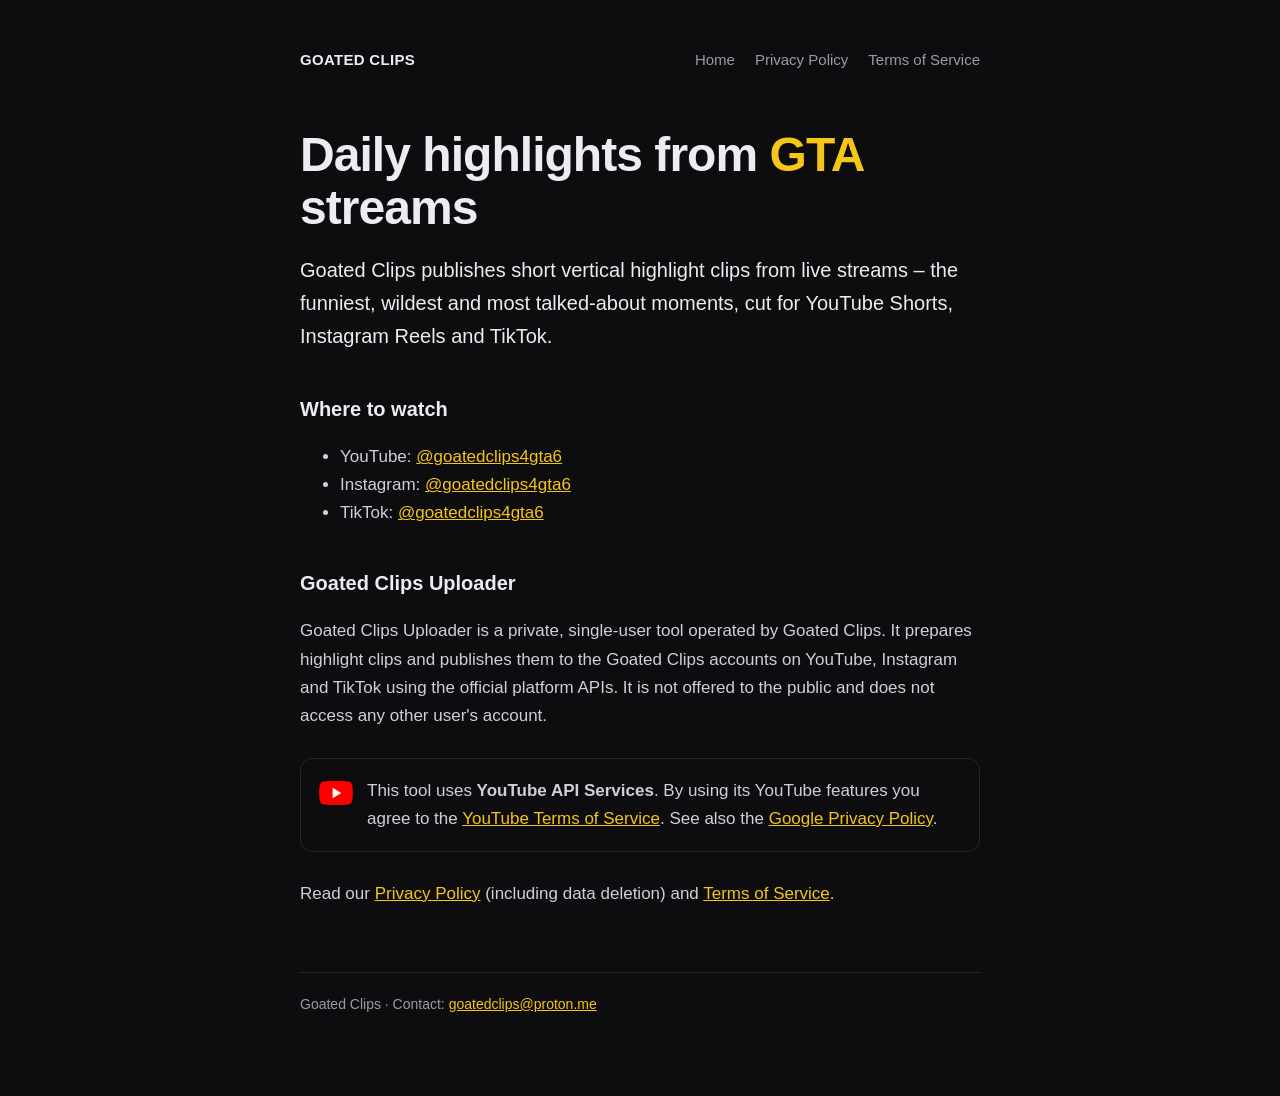
<file: index.html>
<!doctype html><html lang="en"><head><meta charset="utf-8"><meta name="viewport" content="width=device-width,initial-scale=1"><title>Goated Clips</title><link rel="stylesheet" href="style.css"></head><body><div class="wrap"><nav><a class="brand" href="index.html">GOATED CLIPS</a><a href="index.html">Home</a><a href="privacy.html">Privacy Policy</a><a href="terms.html">Terms of Service</a></nav>
<h1>Daily highlights from <span>GTA</span> streams</h1>
<p class="lead">Goated Clips publishes short vertical highlight clips from live streams – the funniest, wildest and most talked-about moments, cut for YouTube Shorts, Instagram Reels and TikTok.</p>
<h2>Where to watch</h2>
<ul>
<li>YouTube: <a href="https://www.youtube.com/@goatedclips4gta6">@goatedclips4gta6</a></li>
<li>Instagram: <a href="https://www.instagram.com/goatedclips4gta6">@goatedclips4gta6</a></li>
<li>TikTok: <a href="https://www.tiktok.com/@goatedclips4gta6">@goatedclips4gta6</a></li>
</ul>
<h2>Goated Clips Uploader</h2>
<p>Goated Clips Uploader is a private, single-user tool operated by Goated Clips. It prepares highlight clips and publishes them to the Goated Clips accounts on YouTube, Instagram and TikTok using the official platform APIs. It is not offered to the public and does not access any other user's account.</p>
<div class="yt"><svg viewBox="0 0 28 20" width="34" height="24" aria-hidden="true"><path fill="#FF0000" d="M27.4 3.1A3.5 3.5 0 0 0 24.9.6C22.7 0 14 0 14 0S5.3 0 3.1.6A3.5 3.5 0 0 0 .6 3.1C0 5.3 0 10 0 10s0 4.7.6 6.9a3.5 3.5 0 0 0 2.5 2.5C5.3 20 14 20 14 20s8.7 0 10.9-.6a3.5 3.5 0 0 0 2.5-2.5C28 14.7 28 10 28 10s0-4.7-.6-6.9z"/><path fill="#fff" d="M11.2 14.3 18.4 10l-7.2-4.3z"/></svg>
<p>This tool uses <strong>YouTube API Services</strong>. By using its YouTube features you agree to the <a href="https://www.youtube.com/t/terms">YouTube Terms of Service</a>. See also the <a href="https://policies.google.com/privacy">Google Privacy Policy</a>.</p></div>
<p>Read our <a href="privacy.html">Privacy Policy</a> (including data deletion) and <a href="terms.html">Terms of Service</a>.</p>
<footer>Goated Clips · Contact: <a href="mailto:goatedclips@proton.me">goatedclips@proton.me</a></footer></div></body></html>
</file>
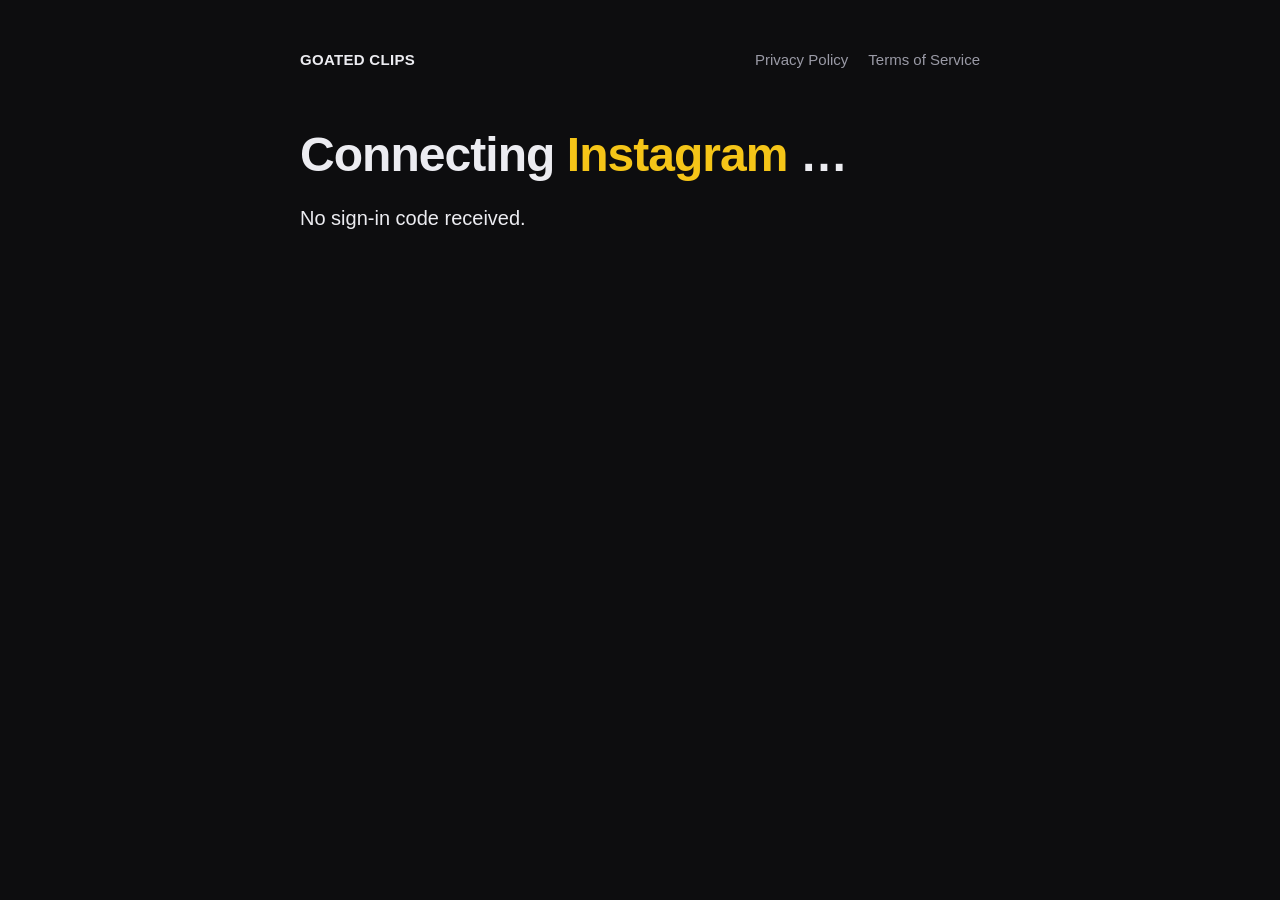
<file: instagram-callback.html>
<!doctype html><html lang="en"><head><meta charset="utf-8"><meta name="viewport" content="width=device-width,initial-scale=1"><title>Connecting Instagram – Goated Clips</title><link rel="stylesheet" href="style.css"></head>
<body><div class="wrap">
<nav><a class="brand" href="index.html">GOATED CLIPS</a><a href="privacy.html">Privacy Policy</a><a href="terms.html">Terms of Service</a></nav>
<h1>Connecting <span>Instagram</span> …</h1>
<p id="msg" class="lead">Handing the sign-in back to Goated Clips Uploader on this computer.</p>
<script>
(function () {
  var q = new URLSearchParams(location.search);
  var msg = document.getElementById("msg");
  if (q.get("error")) {
    msg.textContent = "Instagram sign-in was cancelled or failed: " + (q.get("error_description") || q.get("error_reason") || q.get("error"));
    return;
  }
  if (!q.get("code")) { msg.textContent = "No sign-in code received."; return; }
  // Goated Clips Uploader listens locally on this computer only.
  location.replace("http://127.0.0.1:8765/instagram/callback" + location.search);
})();
</script>
</div></body></html>
</file>
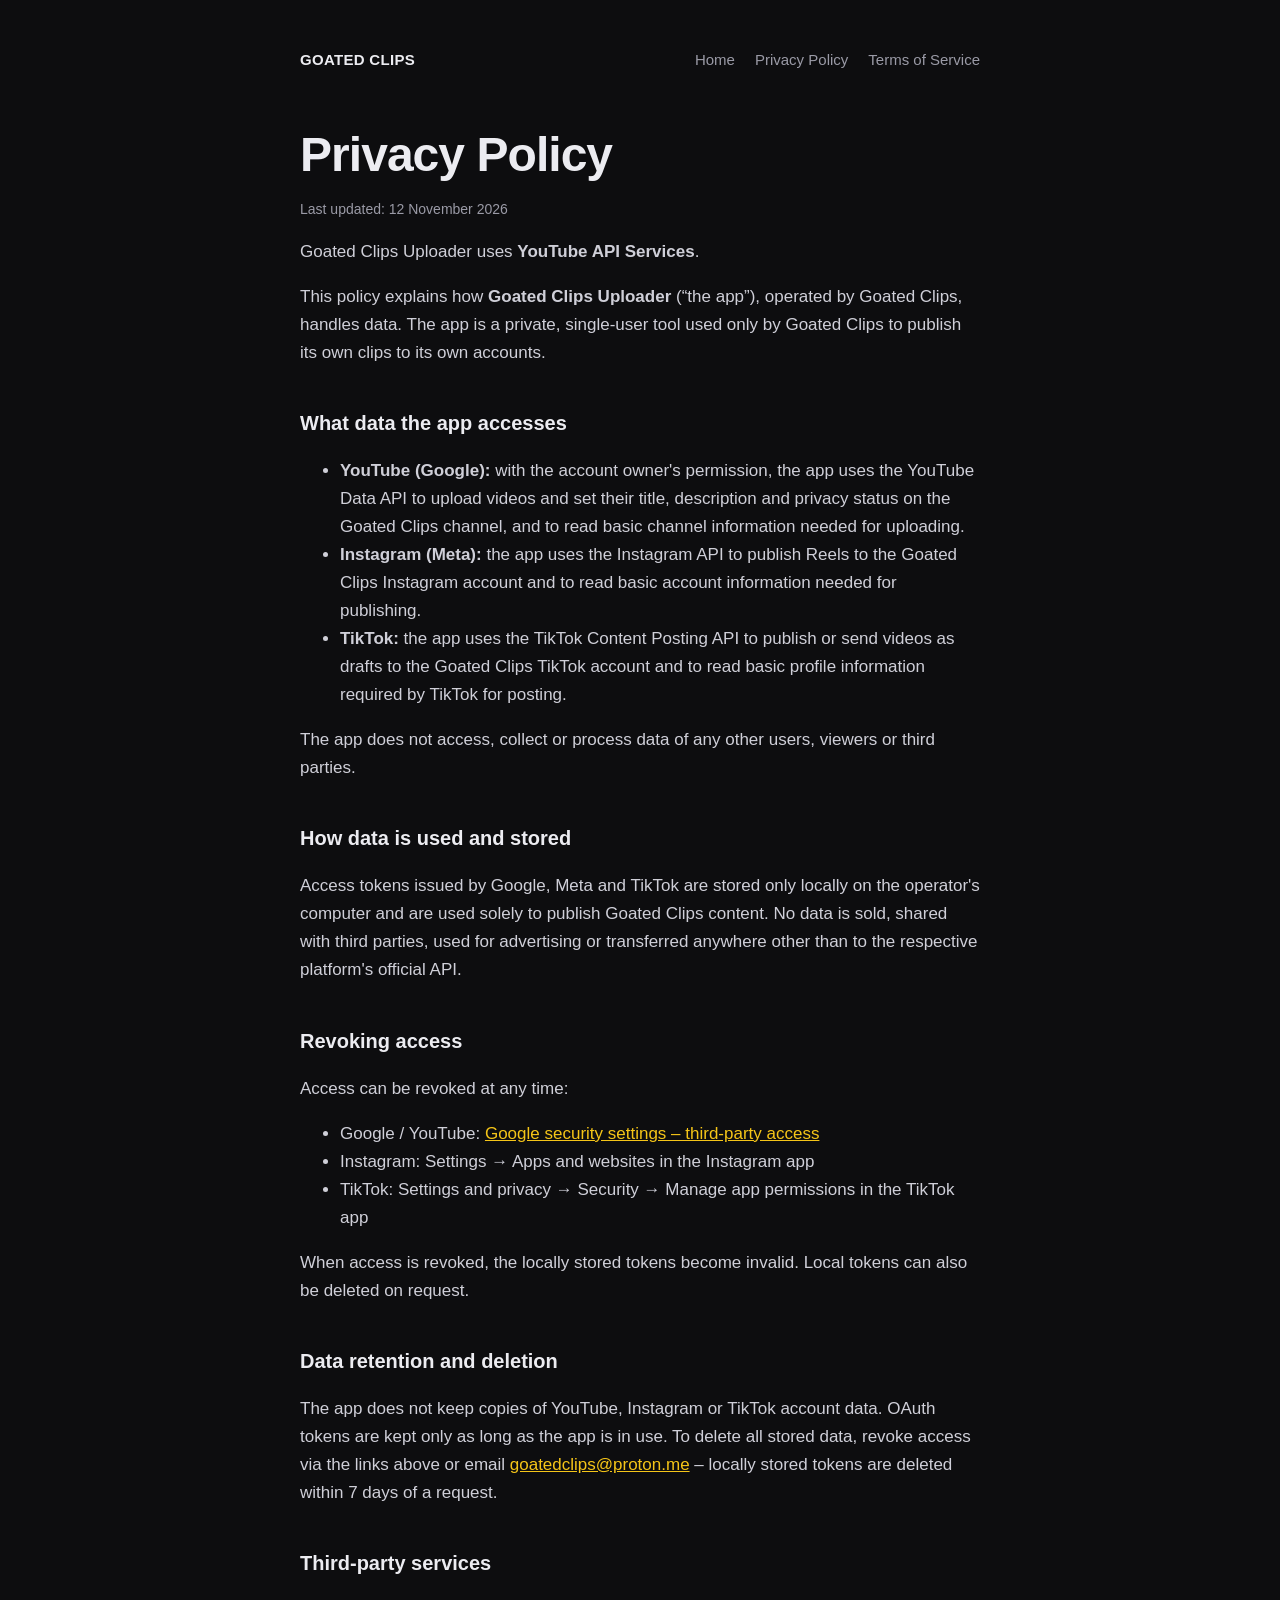
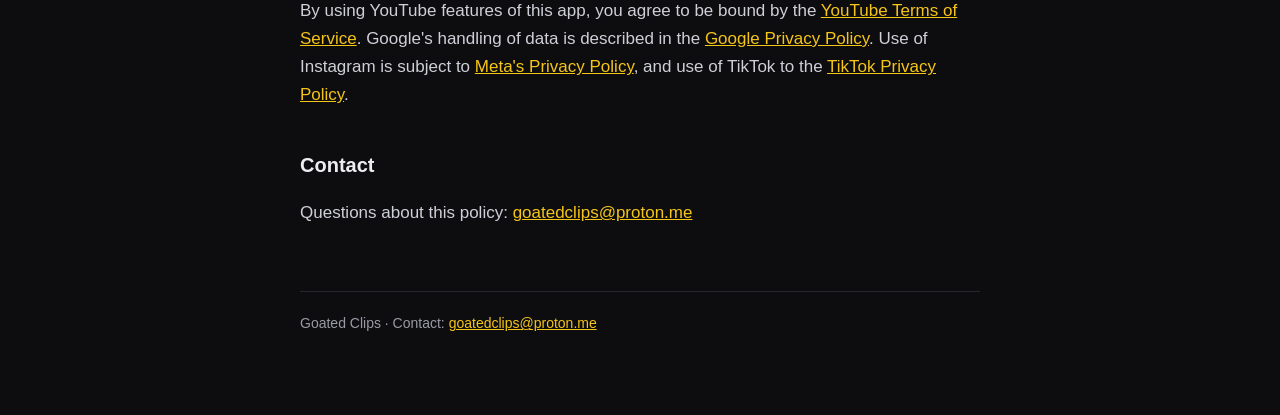
<file: privacy.html>
<!doctype html><html lang="en"><head><meta charset="utf-8"><meta name="viewport" content="width=device-width,initial-scale=1"><title>Privacy Policy – Goated Clips</title><link rel="stylesheet" href="style.css"></head><body><div class="wrap"><nav><a class="brand" href="index.html">GOATED CLIPS</a><a href="index.html">Home</a><a href="privacy.html">Privacy Policy</a><a href="terms.html">Terms of Service</a></nav>
<h1>Privacy Policy</h1>
<p class="meta">Last updated: 12 November 2026</p>
<p>Goated Clips Uploader uses <strong>YouTube API Services</strong>.</p>
<p>This policy explains how <strong>Goated Clips Uploader</strong> (“the app”), operated by Goated Clips, handles data. The app is a private, single-user tool used only by Goated Clips to publish its own clips to its own accounts.</p>
<h2>What data the app accesses</h2>
<ul>
<li><strong>YouTube (Google):</strong> with the account owner's permission, the app uses the YouTube Data API to upload videos and set their title, description and privacy status on the Goated Clips channel, and to read basic channel information needed for uploading.</li>
<li><strong>Instagram (Meta):</strong> the app uses the Instagram API to publish Reels to the Goated Clips Instagram account and to read basic account information needed for publishing.</li>
<li><strong>TikTok:</strong> the app uses the TikTok Content Posting API to publish or send videos as drafts to the Goated Clips TikTok account and to read basic profile information required by TikTok for posting.</li>
</ul>
<p>The app does not access, collect or process data of any other users, viewers or third parties.</p>
<h2>How data is used and stored</h2>
<p>Access tokens issued by Google, Meta and TikTok are stored only locally on the operator's computer and are used solely to publish Goated Clips content. No data is sold, shared with third parties, used for advertising or transferred anywhere other than to the respective platform's official API.</p>
<h2>Revoking access</h2>
<p>Access can be revoked at any time:</p>
<ul>
<li>Google / YouTube: <a href="https://myaccount.google.com/permissions">Google security settings – third-party access</a></li>
<li>Instagram: Settings → Apps and websites in the Instagram app</li>
<li>TikTok: Settings and privacy → Security → Manage app permissions in the TikTok app</li>
</ul>
<p>When access is revoked, the locally stored tokens become invalid. Local tokens can also be deleted on request.</p>
<h2>Data retention and deletion</h2>
<p>The app does not keep copies of YouTube, Instagram or TikTok account data. OAuth tokens are kept only as long as the app is in use. To delete all stored data, revoke access via the links above or email <a href="mailto:goatedclips@proton.me">goatedclips@proton.me</a> – locally stored tokens are deleted within 7 days of a request.</p>
<h2>Third-party services</h2>
<p>By using YouTube features of this app, you agree to be bound by the <a href="https://www.youtube.com/t/terms">YouTube Terms of Service</a>. Google's handling of data is described in the <a href="https://policies.google.com/privacy">Google Privacy Policy</a>. Use of Instagram is subject to <a href="https://privacycenter.instagram.com/policy">Meta's Privacy Policy</a>, and use of TikTok to the <a href="https://www.tiktok.com/legal/privacy-policy">TikTok Privacy Policy</a>.</p>
<h2>Contact</h2>
<p>Questions about this policy: <a href="mailto:goatedclips@proton.me">goatedclips@proton.me</a></p>
<footer>Goated Clips · Contact: <a href="mailto:goatedclips@proton.me">goatedclips@proton.me</a></footer></div></body></html>
</file>
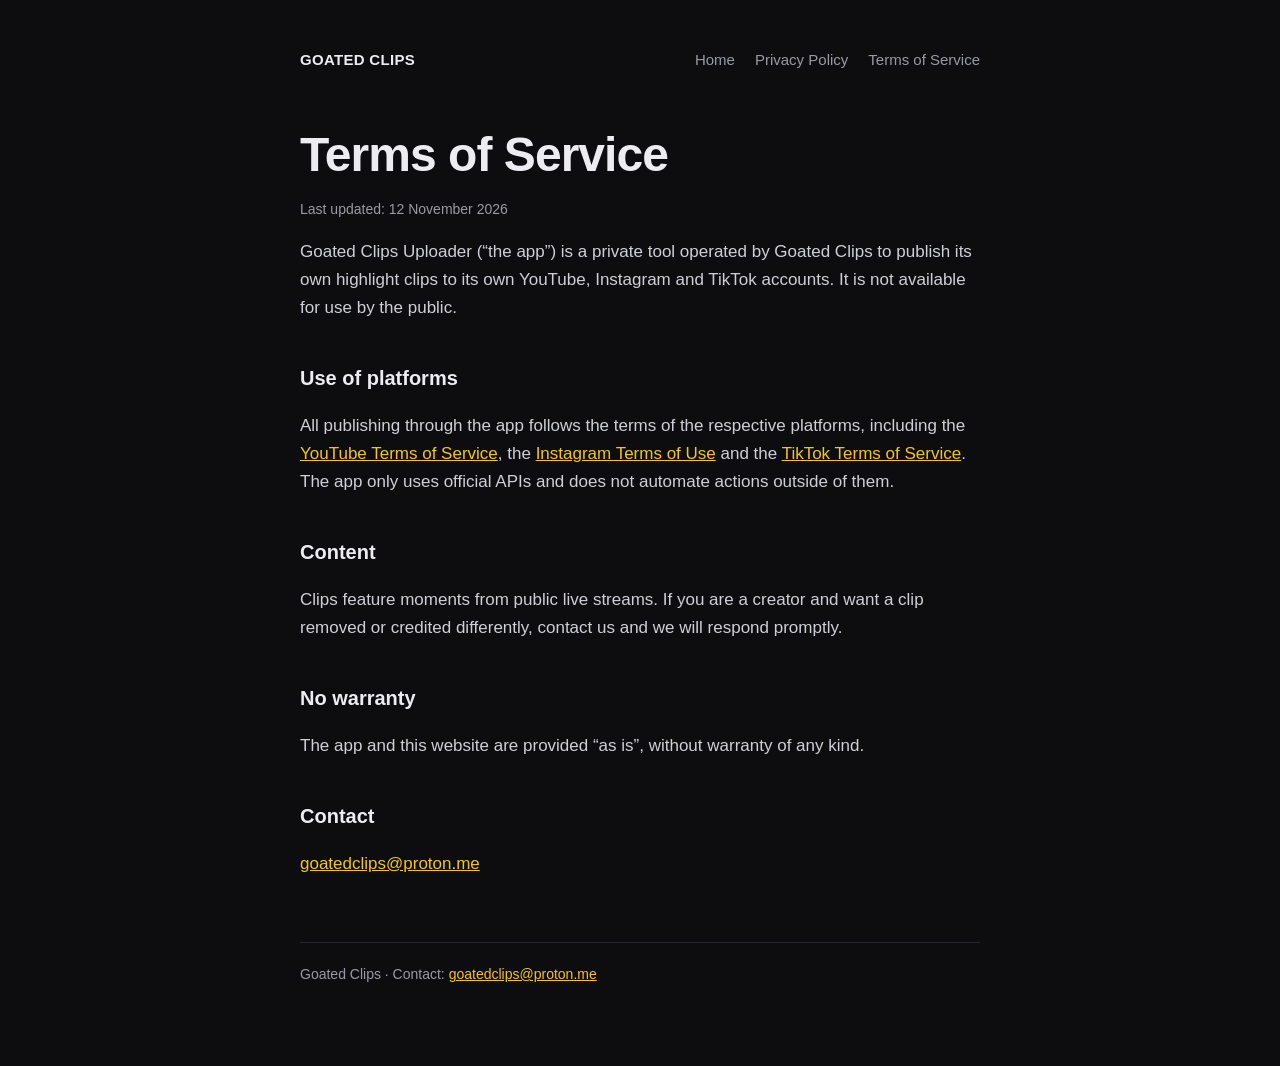
<file: terms.html>
<!doctype html><html lang="en"><head><meta charset="utf-8"><meta name="viewport" content="width=device-width,initial-scale=1"><title>Terms of Service – Goated Clips</title><link rel="stylesheet" href="style.css"></head><body><div class="wrap"><nav><a class="brand" href="index.html">GOATED CLIPS</a><a href="index.html">Home</a><a href="privacy.html">Privacy Policy</a><a href="terms.html">Terms of Service</a></nav>
<h1>Terms of Service</h1>
<p class="meta">Last updated: 12 November 2026</p>
<p>Goated Clips Uploader (“the app”) is a private tool operated by Goated Clips to publish its own highlight clips to its own YouTube, Instagram and TikTok accounts. It is not available for use by the public.</p>
<h2>Use of platforms</h2>
<p>All publishing through the app follows the terms of the respective platforms, including the <a href="https://www.youtube.com/t/terms">YouTube Terms of Service</a>, the <a href="https://help.instagram.com/581066165581870">Instagram Terms of Use</a> and the <a href="https://www.tiktok.com/legal/terms-of-service">TikTok Terms of Service</a>. The app only uses official APIs and does not automate actions outside of them.</p>
<h2>Content</h2>
<p>Clips feature moments from public live streams. If you are a creator and want a clip removed or credited differently, contact us and we will respond promptly.</p>
<h2>No warranty</h2>
<p>The app and this website are provided “as is”, without warranty of any kind.</p>
<h2>Contact</h2>
<p><a href="mailto:goatedclips@proton.me">goatedclips@proton.me</a></p>
<footer>Goated Clips · Contact: <a href="mailto:goatedclips@proton.me">goatedclips@proton.me</a></footer></div></body></html>
</file>
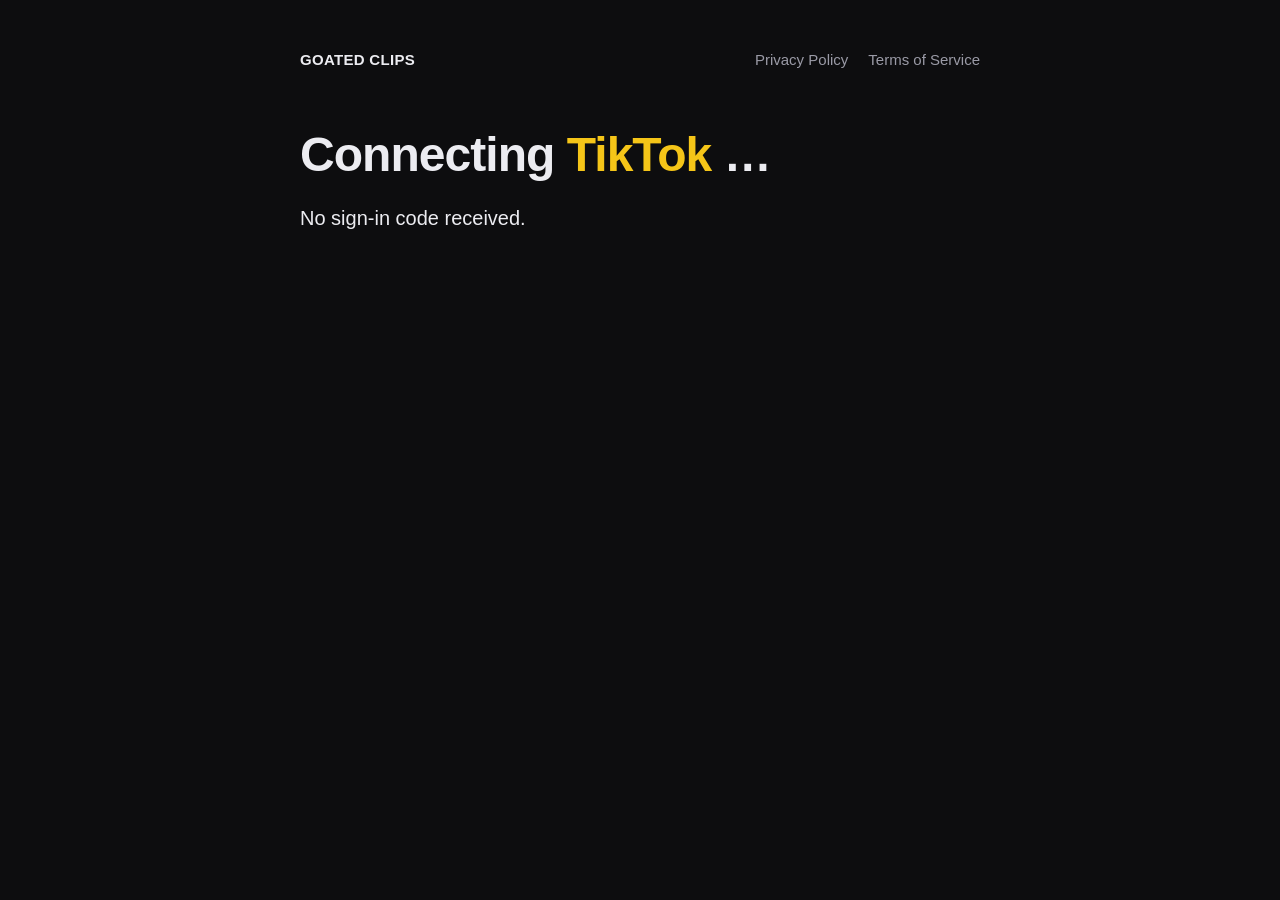
<file: tiktok-callback.html>
<!doctype html><html lang="en"><head><meta charset="utf-8"><meta name="viewport" content="width=device-width,initial-scale=1"><title>Connecting TikTok – Goated Clips</title><link rel="stylesheet" href="style.css"></head>
<body><div class="wrap">
<nav><a class="brand" href="index.html">GOATED CLIPS</a><a href="privacy.html">Privacy Policy</a><a href="terms.html">Terms of Service</a></nav>
<h1>Connecting <span>TikTok</span> …</h1>
<p id="msg" class="lead">Handing the sign-in back to Goated Clips Uploader on this computer.</p>
<script>
(function () {
  var q = new URLSearchParams(location.search);
  var msg = document.getElementById("msg");
  if (q.get("error")) {
    msg.textContent = "TikTok sign-in was cancelled or failed: " + (q.get("error_description") || q.get("error"));
    return;
  }
  if (!q.get("code")) { msg.textContent = "No sign-in code received."; return; }
  // Goated Clips Uploader listens locally on this computer only.
  location.replace("http://127.0.0.1:8765/tiktok/callback" + location.search);
})();
</script>
</div></body></html>
</file>
<file: style.css>
:root{--bg:#0d0d0f;--fg:#ececf1;--muted:#9a9aa6;--accent:#f5c518;--line:#26262c}
*{box-sizing:border-box}
body{margin:0;background:var(--bg);color:var(--fg);font:17px/1.65 -apple-system,BlinkMacSystemFont,"Segoe UI",Roboto,Helvetica,Arial,sans-serif}
.wrap{max-width:720px;margin:0 auto;padding:48px 20px 80px}
nav{display:flex;gap:20px;flex-wrap:wrap;margin-bottom:56px;font-size:15px}
nav a{color:var(--muted);text-decoration:none}nav a:hover,nav a[aria-current]{color:var(--fg)}
.brand{font-weight:800;color:var(--fg)!important;margin-right:auto;letter-spacing:.02em}
h1{font-size:clamp(32px,6vw,48px);line-height:1.1;margin:0 0 16px;letter-spacing:-.02em}
h1 span{color:var(--accent)}
h2{font-size:20px;margin:40px 0 8px}
p,li{color:#cfcfd8}
a{color:var(--accent)}
.lead{font-size:20px;color:var(--fg)}
.meta{color:var(--muted);font-size:14px}
footer{margin-top:64px;padding-top:20px;border-top:1px solid var(--line);color:var(--muted);font-size:14px}
.yt{display:flex;gap:14px;align-items:flex-start;margin:28px 0;padding:18px;border:1px solid var(--line);border-radius:12px}.yt svg{flex:none;margin-top:4px}.yt p{margin:0}
</file>
